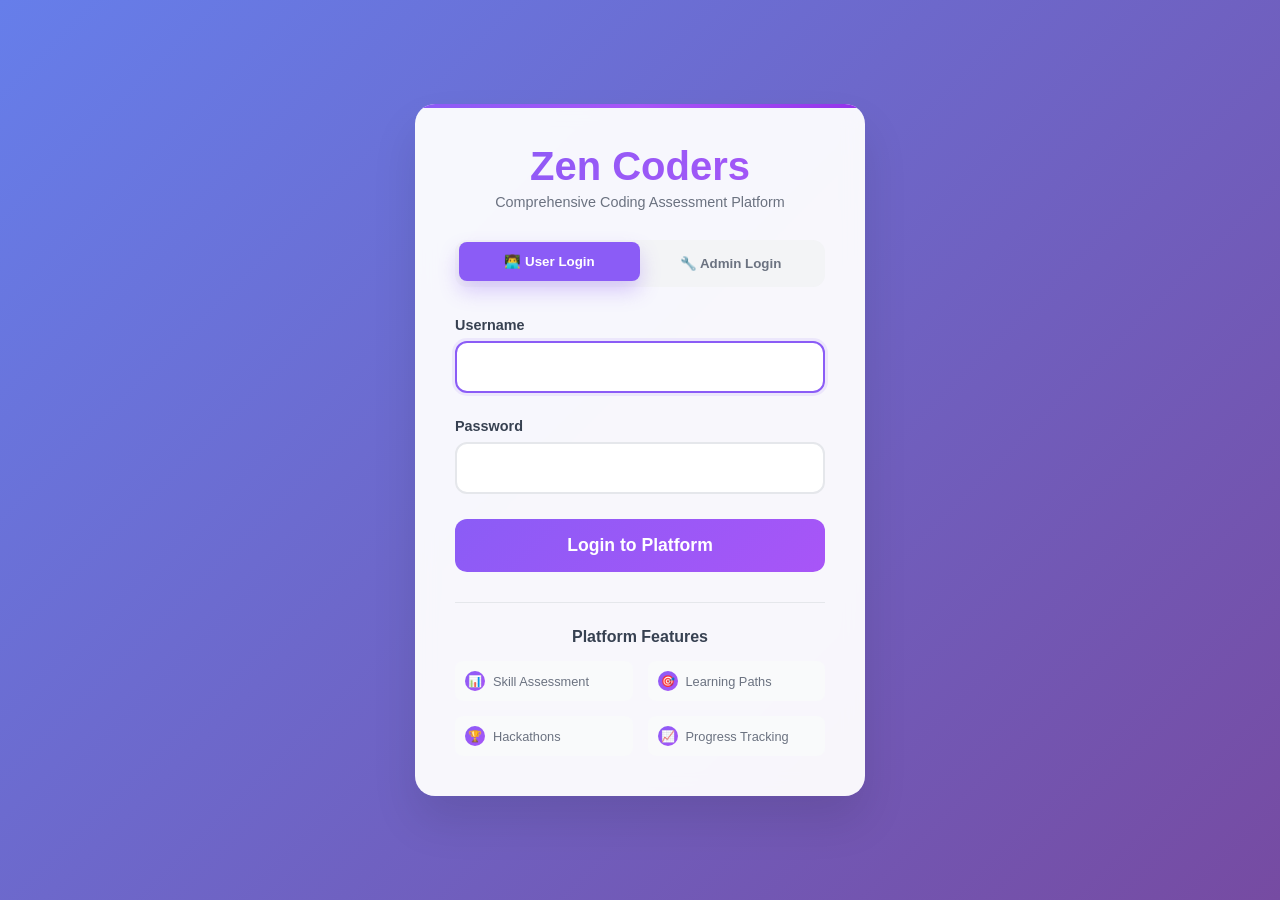
<file: index.html>
<!DOCTYPE html>
<html lang="en">
<head>
    <meta charset="UTF-8">
    <meta name="viewport" content="width=device-width, initial-scale=1.0">
    <title>CodeHack Pro - Login</title>
    <link rel="stylesheet" href="index.css">
</head>
<body>
    <div class="container">
        <div class="logo">
            <h1>Zen Coders</h1>
            <p>Comprehensive Coding Assessment Platform</p>
        </div>

        <div class="alert" id="alert"></div>

        <div class="login-tabs">
            <button class="tab-btn active" data-tab="user">👨‍💻 User Login</button>
            <button class="tab-btn" data-tab="admin">🔧 Admin Login</button>
        </div>

        <form id="loginForm">
            <div class="form-group">
                <label for="username">Username</label>
                <input type="text" id="username" name="username" required>
            </div>

            <div class="form-group">
                <label for="password">Password</label>
                <input type="password" id="password" name="password" required>
            </div>

            <button type="submit" class="login-btn">
                <span class="btn-text">Login to Platform</span>
                <div class="loading" id="loading">
                    <div class="spinner"></div>
                </div>
            </button>
        </form>

        <div class="features">
            <h3>Platform Features</h3>
            <div class="features-grid">
                <div class="feature-item">
                    <div class="feature-icon">📊</div>
                    <span>Skill Assessment</span>
                </div>
                <div class="feature-item">
                    <div class="feature-icon">🎯</div>
                    <span>Learning Paths</span>
                </div>
                <div class="feature-item">
                    <div class="feature-icon">🏆</div>
                    <span>Hackathons</span>
                </div>
                <div class="feature-item">
                    <div class="feature-icon">📈</div>
                    <span>Progress Tracking</span>
                </div>
            </div>
        </div>
    </div>

    <script src="index.js"></script>
</body>
</html>
</file>
<file: index.css>
* {
    margin: 0;
    padding: 0;
    box-sizing: border-box;
}

body {
    font-family: 'Segoe UI', Tahoma, Geneva, Verdana, sans-serif;
    background: linear-gradient(135deg, #667eea 0%, #764ba2 100%);
    min-height: 100vh;
    display: flex;
    align-items: center;
    justify-content: center;
    padding: 20px;
}
.container {
    background: rgba(255, 255, 255, 0.95);
    backdrop-filter: blur(10px);
    border-radius: 20px;
    box-shadow: 0 25px 45px rgba(0, 0, 0, 0.1);
    padding: 40px;
    width: 100%;
    max-width: 450px;
    position: relative;
    overflow: hidden;
}

.container::before {
    content: '';
    position: absolute;
    top: 0;
    left: 0;
    width: 100%;
    height: 4px;
    background: linear-gradient(90deg, #8B5CF6, #A855F7, #9333EA);
    animation: shimmer 2s infinite;
}

@keyframes shimmer {
    0% { background-position: -200px 0; }
    100% { background-position: 200px 0; }
}

.logo {
    text-align: center;
    margin-bottom: 30px;
}

.logo h1 {
    color: #8B5CF6;
    font-size: 2.5rem;
    font-weight: 700;
    margin-bottom: 5px;
    background: linear-gradient(135deg, #8B5CF6, #A855F7);
    -webkit-background-clip: text;
    -webkit-text-fill-color: transparent;
    background-clip: text;
}

.logo p {
    color: #6B7280;
    font-size: 0.9rem;
    font-weight: 400;
}

.login-tabs {
    display: flex;
    margin-bottom: 30px;
    border-radius: 12px;
    background: #F3F4F6;
    padding: 4px;
}

.tab-btn {
    flex: 1;
    padding: 12px 20px;
    background: transparent;
    border: none;
    border-radius: 8px;
    cursor: pointer;
    transition: all 0.3s ease;
    font-weight: 600;
    color: #6B7280;
}

.tab-btn.active {
    background: #8B5CF6;
    color: white;
    transform: translateY(-2px);
    box-shadow: 0 10px 20px rgba(139, 92, 246, 0.3);
}

.form-group {
    margin-bottom: 25px;
    position: relative;
}

.form-group label {
    display: block;
    margin-bottom: 8px;
    color: #374151;
    font-weight: 600;
    font-size: 0.9rem;
}

.form-group input {
    width: 100%;
    padding: 15px 20px;
    border: 2px solid #E5E7EB;
    border-radius: 12px;
    font-size: 1rem;
    transition: all 0.3s ease;
    background: white;
}

.form-group input:focus {
    outline: none;
    border-color: #8B5CF6;
    box-shadow: 0 0 0 3px rgba(139, 92, 246, 0.1);
}

.login-btn {
    width: 100%;
    padding: 16px;
    background: linear-gradient(135deg, #8B5CF6, #A855F7);
    color: white;
    border: none;
    border-radius: 12px;
    font-size: 1.1rem;
    font-weight: 600;
    cursor: pointer;
    transition: all 0.3s ease;
    position: relative;
    overflow: hidden;
}

.login-btn:hover {
    transform: translateY(-2px);
    box-shadow: 0 15px 30px rgba(139, 92, 246, 0.4);
}

.login-btn:active {
    transform: translateY(0);
}

.features {
    margin-top: 30px;
    padding-top: 25px;
    border-top: 1px solid #E5E7EB;
}

.features h3 {
    color: #374151;
    font-size: 1rem;
    margin-bottom: 15px;
    text-align: center;
}

.features-grid {
    display: grid;
    grid-template-columns: 1fr 1fr;
    gap: 15px;
}

.feature-item {
    display: flex;
    align-items: center;
    padding: 10px;
    background: #F9FAFB;
    border-radius: 8px;
    font-size: 0.8rem;
    color: #6B7280;
}

.feature-icon {
    width: 20px;
    height: 20px;
    background: linear-gradient(135deg, #8B5CF6, #A855F7);
    border-radius: 50%;
    margin-right: 8px;
    display: flex;
    align-items: center;
    justify-content: center;
    color: white;
    font-size: 0.7rem;
}

.alert {
    padding: 12px 16px;
    border-radius: 8px;
    margin-bottom: 20px;
    font-size: 0.9rem;
    display: none;
}

.alert.success {
    background: #D1FAE5;
    color: #059669;
    border: 1px solid #A7F3D0;
}

.alert.error {
    background: #FEE2E2;
    color: #DC2626;
    border: 1px solid #FECACA;
}

.loading {
    display: none;
    position: absolute;
    top: 50%;
    left: 50%;
    transform: translate(-50%, -50%);
}

.spinner {
    width: 20px;
    height: 20px;
    border: 2px solid rgba(255, 255, 255, 0.3);
    border-top: 2px solid white;
    border-radius: 50%;
    animation: spin 1s linear infinite;
}

@keyframes spin {
    0% { transform: rotate(0deg); }
    100% { transform: rotate(360deg); }
}

@media (max-width: 480px) {
    .container {
        padding: 30px 20px;
    }
    
    .logo h1 {
        font-size: 2rem;
    }
    
    .features-grid {
        grid-template-columns: 1fr;
    }
}
</file>
